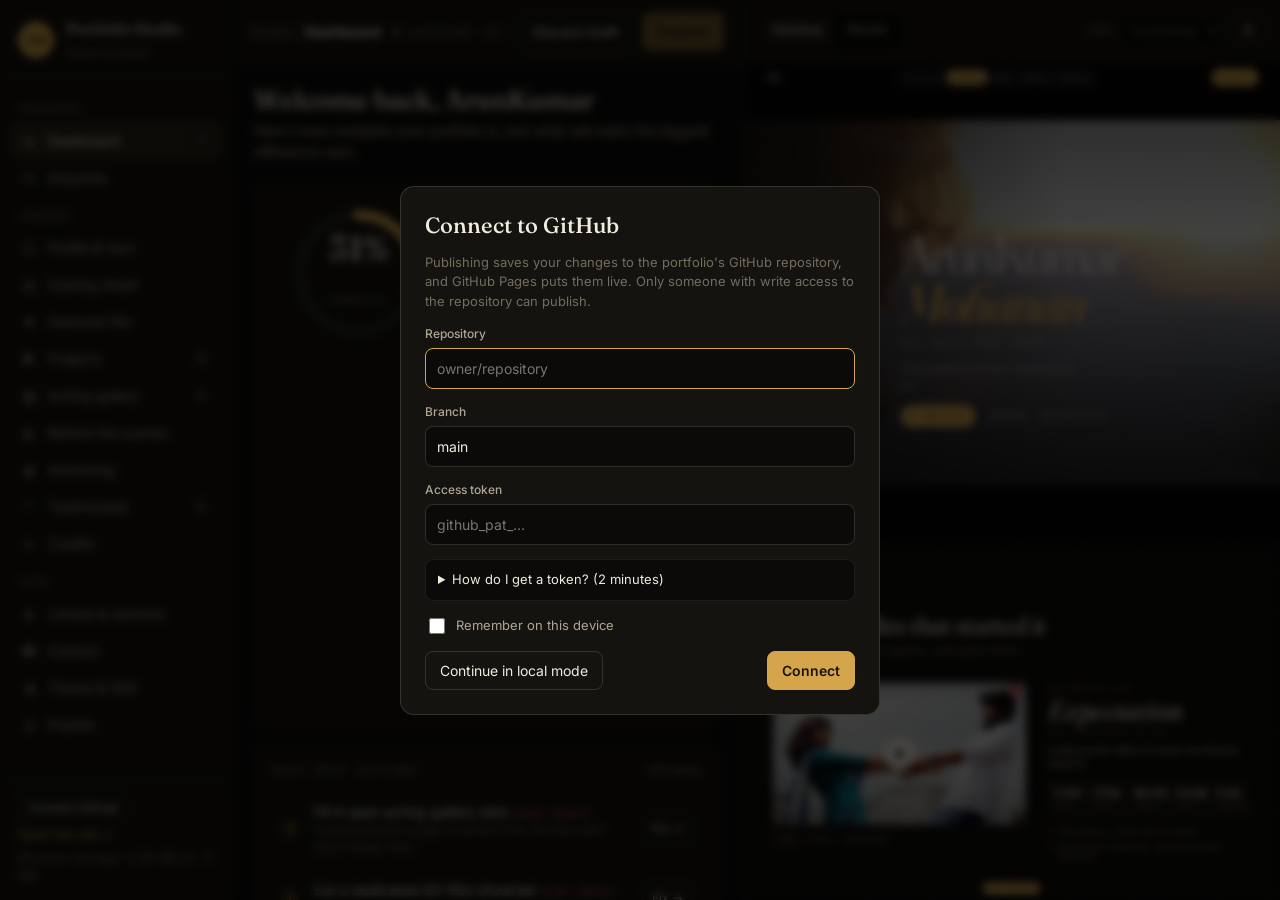
<file: admin.html>
<!doctype html>
<html lang="en">
<head>
  <meta charset="utf-8">
  <meta name="viewport" content="width=device-width, initial-scale=1">
  <title>Portfolio Studio — Admin</title>
  <meta name="robots" content="noindex">
  <link rel="preconnect" href="https://fonts.googleapis.com">
  <link rel="preconnect" href="https://fonts.gstatic.com" crossorigin>
  <link href="https://fonts.googleapis.com/css2?family=Fraunces:ital,opsz,wght@0,9..144,400..600;1,9..144,400&family=Inter:wght@400;500;600&family=JetBrains+Mono:wght@400;600&display=swap" rel="stylesheet">
  <link rel="stylesheet" href="css/admin.css">
</head>
<body>
  <div class="app">
    <aside class="side">
      <div class="brand"><span class="dot">AM</span><div><b>Portfolio Studio</b><small>Admin console</small></div></div>
      <nav id="nav" aria-label="Admin sections"></nav>
      <div class="side-foot">
        <div id="account"></div>
        <a href="index.html" id="liveLink" target="_blank" rel="noopener">Open live site ↗</a>
        <span id="storage" class="muted"></span>
      </div>
    </aside>

    <section class="work">
      <header class="bar">
        <button class="icon only-mobile" id="menu" type="button" aria-label="Menu">☰</button>
        <div class="crumb"><span class="muted">Studio /</span> <b id="title">Dashboard</b></div>
        <span class="state" id="state"></span>
        <div class="bar-actions">
          <button class="ghost only-mobile" id="togglePreview" type="button">Preview</button>
          <button class="ghost" id="discard" type="button">Discard draft</button>
          <button class="primary" id="publish" type="button">Publish</button>
        </div>
      </header>
      <div class="editor" id="editor"></div>
    </section>

    <section class="preview" id="preview" aria-label="Live preview">
      <div class="preview-bar">
        <div class="seg" role="group" aria-label="Device">
          <button type="button" data-device="desktop" aria-pressed="true">Desktop</button>
          <button type="button" data-device="mobile" aria-pressed="false">Mobile</button>
        </div>
        <label class="lens-pick">Lens <select id="lensPick"></select></label>
        <button class="icon" type="button" id="reload" aria-label="Reload preview">↻</button>
      </div>
      <div class="stage" id="stage"><iframe id="frame" title="Draft preview" src="index.html?preview=1"></iframe></div>
    </section>
  </div>
  <dialog class="signin" id="signin" aria-labelledby="signinTitle">
    <form id="ghForm" autocomplete="off">
      <h2 id="signinTitle">Connect to GitHub</h2>
      <p class="muted">Publishing saves your changes to the portfolio's GitHub repository, and GitHub Pages puts them live. Only someone with write access to the repository can publish.</p>
      <label class="f"><span>Repository</span><input type="text" id="ghRepo" placeholder="owner/repository" required spellcheck="false"></label>
      <label class="f"><span>Branch</span><input type="text" id="ghBranch" value="main" required spellcheck="false"></label>
      <label class="f"><span>Access token</span><input type="password" id="ghToken" required autocomplete="off" spellcheck="false" placeholder="github_pat_…"></label>
      <details class="help">
        <summary>How do I get a token? (2 minutes)</summary>
        <ol>
          <li>Open <a href="https://github.com/settings/personal-access-tokens/new" target="_blank" rel="noopener">GitHub → Fine-grained tokens → Generate new token</a>.</li>
          <li><b>Repository access:</b> “Only select repositories” → pick your portfolio repo.</li>
          <li><b>Permissions:</b> Contents → <i>Read and write</i>. Optionally Pages → <i>Read</i> (to show deploy status).</li>
          <li>Set an expiry (e.g. 90 days), generate, and paste it above.</li>
        </ol>
        <p class="muted">The token is only sent to api.github.com. It's kept in this browser tab, or on this device if you tick “Remember”.</p>
      </details>
      <label class="check"><input type="checkbox" id="ghRemember"> Remember on this device</label>
      <p class="err" id="ghErr" role="alert"></p>
      <div class="dlg-actions"><button class="ghost" type="button" id="ghLocal">Continue in local mode</button><button class="primary" type="submit" id="ghGo">Connect</button></div>
    </form>
  </dialog>
  <div class="toast" id="toast" role="status" aria-live="polite"></div>
  <input type="file" id="filePick" accept="image/*" hidden>
  <input type="file" id="jsonPick" accept="application/json,.json" hidden>

  <script src="data/content.js"></script>
  <script src="js/store.js"></script>
  <script src="js/github.js"></script>
  <script src="js/admin.js"></script>
</body>
</html>
</file>
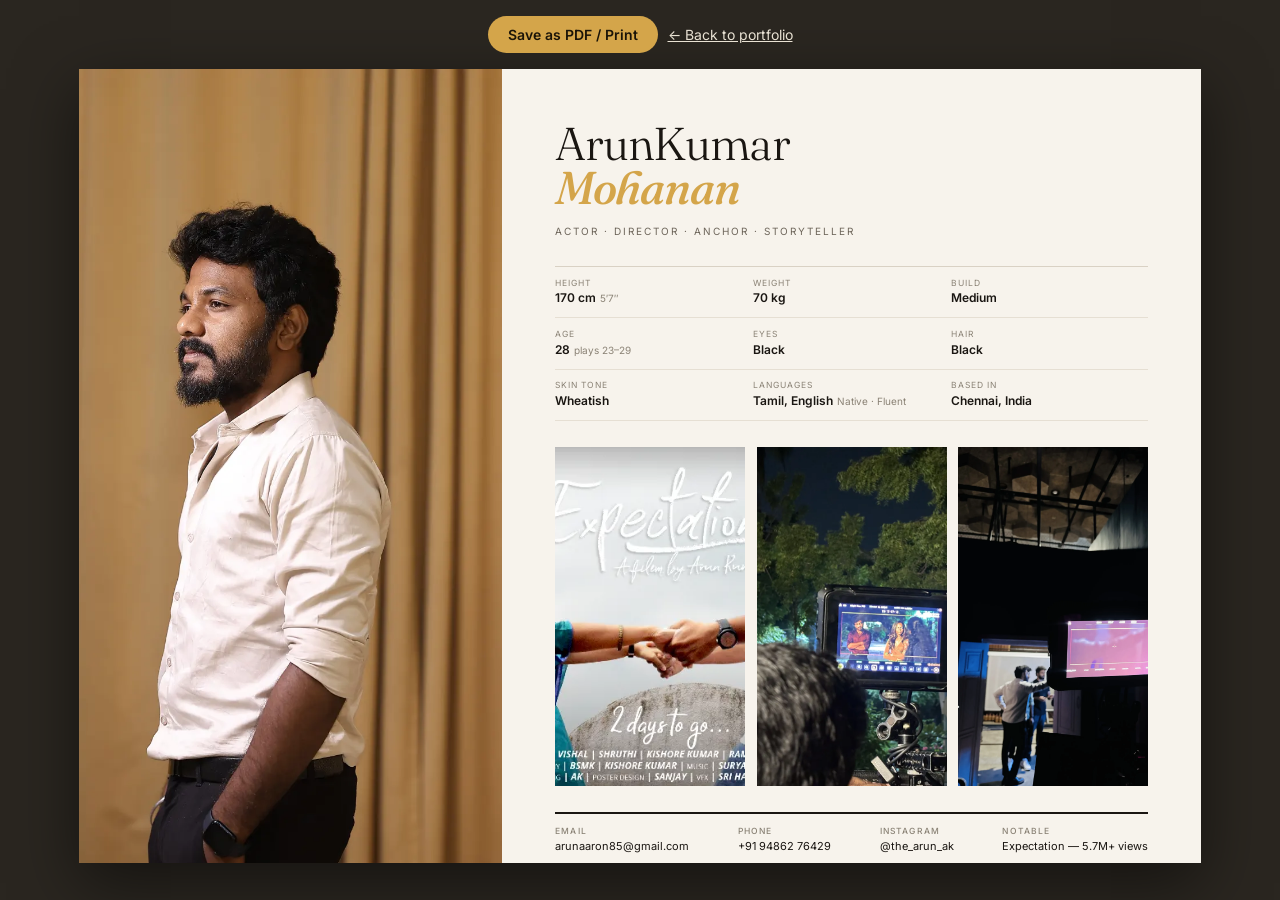
<file: comp-card.html>
<!doctype html>
<html lang="en">
<head>
  <meta charset="utf-8">
  <meta name="viewport" content="width=device-width, initial-scale=1">
  <title>Comp Card</title>
  <link href="https://fonts.googleapis.com/css2?family=Fraunces:ital,opsz,wght@0,9..144,300..600;1,9..144,300..600&family=Inter:wght@400;500;600&display=swap" rel="stylesheet">
  <style>
    @page { size: A4 landscape; margin: 0; }
    * { box-sizing: border-box; }
    body { margin: 0; background: #2a2620; font: 400 12px/1.5 Inter, system-ui, sans-serif; color: #1a1612; }
    .bar { display: flex; gap: 10px; justify-content: center; padding: 16px; }
    .bar button { font: 600 14px Inter, sans-serif; padding: 10px 20px; border-radius: 999px; border: 0; background: #d4a54a; color: #1a1408; cursor: pointer; }
    .bar a { color: #e9e2d4; align-self: center; font-size: 14px; }
    .card { width: 297mm; height: 210mm; margin: 0 auto 32px; background: #f7f3ec; display: grid; grid-template-columns: 112mm 1fr; overflow: hidden; box-shadow: 0 20px 60px rgba(0,0,0,.5); }
    .hero { position: relative; }
    .hero img { width: 100%; height: 100%; object-fit: cover; }
    .side { padding: 14mm 14mm 12mm; display: grid; grid-template-rows: auto auto 1fr auto; gap: 7mm; }
    h1 { font: 300 46px/0.95 Fraunces, Georgia, serif; letter-spacing: -.02em; margin: 0; }
    h1 em { display: block; font-style: italic; font-weight: 500; color: var(--accent, #b68a35); }
    .roles { text-transform: uppercase; letter-spacing: .2em; font-size: 10px; color: #6d655a; margin-top: 4mm; }
    dl { display: grid; grid-template-columns: repeat(3, 1fr); gap: 0; margin: 0; border-top: 1px solid #d9d1c4; }
    dl div { padding: 2.6mm 3mm 2.6mm 0; border-bottom: 1px solid #e6dfd3; }
    dt { text-transform: uppercase; letter-spacing: .12em; font-size: 8.5px; color: #8a8275; }
    dd { margin: 0; font-weight: 600; font-size: 12px; }
    dd small { font-weight: 400; color: #8a8275; margin-left: 4px; }
    .pics { display: grid; grid-template-columns: repeat(3, 1fr); gap: 3mm; min-height: 0; }
    .pics img { width: 100%; height: 100%; object-fit: cover; min-height: 0; }
    .foot { display: flex; justify-content: space-between; align-items: end; font-size: 11px; border-top: 2px solid #1a1612; padding-top: 3mm; gap: 8mm; }
    .foot b { display: block; font-size: 8.5px; text-transform: uppercase; letter-spacing: .14em; color: #8a8275; font-weight: 500; }
    @media print { body { background: none; } .bar { display: none; } .card { margin: 0; box-shadow: none; } }
    @media screen and (max-width: 1150px) { .card { zoom: .5; } }
  </style>
</head>
<body>
  <div class="bar"><button type="button" onclick="print()">Save as PDF / Print</button><a href="index.html">← Back to portfolio</a></div>
  <article class="card" id="card"></article>
  <script src="data/content.js"></script>
  <script src="js/store.js"></script>
  <script>
    Store.loadPublished().then((pub) => {
    const C = new URLSearchParams(location.search).has("preview") ? Store.draft(pub) : pub;
    const esc = (s) => String(s ?? "").replace(/[&<>"']/g, (m) => ({ "&": "&amp;", "<": "&lt;", ">": "&gt;", '"': "&quot;", "'": "&#39;" }[m]));
    const p = C.profile, c = C.contact;
    document.documentElement.style.setProperty("--accent", C.site.accent);
    document.title = `${p.firstName} ${p.lastName} — Comp Card`;
    const age = p.birthYear ? new Date().getFullYear() - Number(p.birthYear) : "";
    const sheet = [...C.statSheet];
    if (age) sheet.splice(3, 0, { label: "Age", value: String(age), note: p.playingRange ? `plays ${p.playingRange}` : "" });
    const pics = [...C.gallery.filter((g) => g.src && g.src !== p.headshot).map((g) => g.src), ...C.bts.photos.map((b) => b.src)].slice(0, 3);
    document.getElementById("card").innerHTML = `
      <div class="hero"><img src="${esc(p.headshot)}" alt=""></div>
      <div class="side">
        <div><h1>${esc(p.firstName)}<em>${esc(p.lastName)}</em></h1><div class="roles">${p.roles.map(esc).join(" · ")}</div></div>
        <dl>${sheet.slice(0, 9).map((s) => `<div><dt>${esc(s.label)}</dt><dd>${esc(s.value)}${s.note ? `<small>${esc(s.note)}</small>` : ""}</dd></div>`).join("")}</dl>
        <div class="pics">${pics.map((s) => `<img src="${esc(s)}" alt="">`).join("")}</div>
        <div class="foot">
          <div><b>Email</b>${esc(c.email)}</div><div><b>Phone</b>${esc(c.phone)}</div><div><b>Instagram</b>@${esc(c.instagram)}</div>
          <div><b>Notable</b>${esc(C.featured.title)} — ${esc((C.featured.stats[0] || {}).value)} views</div>
        </div>
      </div>`;
    });
  </script>
</body>
</html>
</file>
<file: css/admin.css>
:root {
  --bg: #0e0d0b; --panel: #15130f; --panel-2: #1c1914; --field: #0b0a08;
  --ink: #f1ebe0; --ink-2: #aea595; --ink-3: #746c5f;
  --line: rgba(241,235,224,.08); --line-2: rgba(241,235,224,.15);
  --accent: #d4a54a; --accent-ink: #1a1408; --ok: #6fcf8e; --warn: #e7b14a; --bad: #e0675a;
  --body: "Inter", system-ui, sans-serif; --mono: "JetBrains Mono", ui-monospace, monospace; --display: "Fraunces", Georgia, serif;
}
* { box-sizing: border-box; }
html, body { height: 100%; }
body { margin: 0; background: var(--bg); color: var(--ink); font: 400 14px/1.5 var(--body); -webkit-font-smoothing: antialiased; }
button, input, select, textarea { font: inherit; color: inherit; }
:focus-visible { outline: 2px solid var(--accent); outline-offset: 2px; }
.muted { color: var(--ink-3); }
.app { display: grid; grid-template-columns: 232px minmax(420px, 1fr) minmax(380px, 1.05fr); height: 100vh; }

/* Sidebar */
.side { background: var(--panel); border-right: 1px solid var(--line); display: flex; flex-direction: column; min-height: 0; }
.brand { display: flex; gap: 12px; align-items: center; padding: 18px 18px 16px; border-bottom: 1px solid var(--line); }
.brand .dot { width: 36px; height: 36px; border-radius: 50%; display: grid; place-items: center; background: var(--accent); color: var(--accent-ink); font: 600 13px var(--display); flex: none; }
.brand b { display: block; font-family: var(--display); font-weight: 500; font-size: 15px; }
.brand small { color: var(--ink-3); font-size: 11.5px; }
nav { padding: 10px; overflow-y: auto; flex: 1; }
.nav-group { font: 600 10px var(--mono); letter-spacing: .14em; text-transform: uppercase; color: var(--ink-3); padding: 14px 10px 6px; }
nav button { display: flex; width: 100%; align-items: center; gap: 10px; padding: 8px 10px; border: 0; background: none; border-radius: 8px; cursor: pointer; color: var(--ink-2); text-align: left; }
nav button:hover { background: rgba(241,235,224,.04); color: var(--ink); }
nav button[aria-current="page"] { background: rgba(212,165,74,.12); color: var(--ink); }
nav button .ic { width: 18px; text-align: center; opacity: .8; }
nav button .count { margin-left: auto; font: 600 10.5px var(--mono); background: var(--panel-2); border-radius: 999px; padding: 1px 7px; color: var(--ink-2); }
nav button .count.hot { background: var(--accent); color: var(--accent-ink); }
.side-foot { padding: 14px 18px; border-top: 1px solid var(--line); display: grid; gap: 4px; font-size: 12.5px; }
.side-foot a { color: var(--accent); text-decoration: none; }

/* Work area */
.work { display: flex; flex-direction: column; min-width: 0; min-height: 0; border-right: 1px solid var(--line); }
.bar { display: flex; align-items: center; gap: 12px; padding: 12px 18px; border-bottom: 1px solid var(--line); background: var(--panel); min-height: 60px; }
.crumb { font-size: 14px; white-space: nowrap; }
.state { font-size: 12px; color: var(--ink-3); display: inline-flex; align-items: center; gap: 6px; white-space: nowrap; overflow: hidden; text-overflow: ellipsis; }
.state::before { content: ""; width: 7px; height: 7px; border-radius: 50%; background: var(--ok); flex: none; }
.state.dirty::before { background: var(--warn); }
.bar-actions { margin-left: auto; display: flex; gap: 8px; }
.primary, .ghost, .icon, .mini {
  border-radius: 8px; padding: 8px 14px; cursor: pointer; border: 1px solid var(--line-2); background: none; white-space: nowrap;
}
.primary { background: var(--accent); color: var(--accent-ink); border-color: var(--accent); font-weight: 600; }
.primary:disabled { opacity: .45; cursor: not-allowed; }
.ghost:hover, .icon:hover, .mini:hover { border-color: var(--ink-3); }
.icon { padding: 6px 10px; }
.mini { padding: 4px 9px; font-size: 12px; border-radius: 6px; }
.danger { color: var(--bad); }
.only-mobile { display: none; }
.editor { overflow-y: auto; padding: 22px 22px 80px; flex: 1; }
.editor h1 { font: 500 26px/1.15 var(--display); margin: 0 0 4px; }
.editor .lede { color: var(--ink-2); margin: 0 0 22px; max-width: 60ch; }

/* Form primitives */
.panel { background: var(--panel); border: 1px solid var(--line); border-radius: 12px; padding: 18px; margin-bottom: 16px; }
.panel > h2 { font: 600 11px var(--mono); letter-spacing: .14em; text-transform: uppercase; color: var(--ink-3); margin: 0 0 14px; display: flex; justify-content: space-between; align-items: center; gap: 8px; }
.fields { display: grid; grid-template-columns: repeat(auto-fill, minmax(min(100%, 220px), 1fr)); gap: 14px; }
.f { display: grid; gap: 5px; min-width: 0; }
.f.wide { grid-column: 1 / -1; }
.f > span { font-size: 12px; color: var(--ink-2); font-weight: 500; }
.f > small { color: var(--ink-3); font-size: 11.5px; }
input[type=text], input[type=password], input[type=number], input[type=url], select, textarea {
  width: 100%; background: var(--field); border: 1px solid var(--line-2); border-radius: 8px; padding: 9px 11px; min-width: 0;
}
textarea { min-height: 84px; resize: vertical; line-height: 1.5; }
input:focus, select:focus, textarea:focus { outline: none; border-color: var(--accent); }
input[type=color] { width: 44px; height: 38px; padding: 2px; border-radius: 8px; border: 1px solid var(--line-2); background: var(--field); cursor: pointer; }
.check { display: flex; gap: 8px; align-items: center; cursor: pointer; font-size: 13px; color: var(--ink-2); }
.check input { accent-color: var(--accent); width: 16px; height: 16px; }
.checks { display: flex; flex-wrap: wrap; gap: 6px 16px; }

.img-field { display: grid; grid-template-columns: 72px 1fr; gap: 10px; align-items: center; }
.img-field .thumb { width: 72px; height: 72px; border-radius: 8px; background: var(--field) center / cover no-repeat; border: 1px dashed var(--line-2); display: grid; place-items: center; color: var(--ink-3); font-size: 11px; text-align: center; }
.img-field .thumb.has { border-style: solid; }
.img-field .ctrl { display: grid; gap: 6px; min-width: 0; }
.img-field .btns { display: flex; gap: 6px; flex-wrap: wrap; }
.yt { display: grid; grid-template-columns: 1fr auto; gap: 8px; align-items: center; }
.yt img { width: 64px; height: 36px; object-fit: cover; border-radius: 4px; background: var(--field); }

/* Lists */
.list { display: grid; gap: 10px; }
.item { border: 1px solid var(--line); border-radius: 10px; background: var(--panel-2); }
.item-head { display: flex; align-items: center; gap: 8px; padding: 9px 10px 9px 12px; cursor: pointer; user-select: none; }
.item-head .t { font-weight: 500; flex: 1; min-width: 0; white-space: nowrap; overflow: hidden; text-overflow: ellipsis; }
.item-head .t small { color: var(--ink-3); font-weight: 400; margin-left: 6px; }
.item-head .mini { padding: 2px 7px; }
.item-head .hthumb { width: 34px; height: 34px; border-radius: 6px; background: var(--field) center / cover; flex: none; border: 1px dashed var(--line-2); }
.item-head .hthumb.has { border: 0; }
.item-body { padding: 4px 12px 14px; border-top: 1px solid var(--line); display: none; }
.item.open .item-body { display: block; padding-top: 14px; }
.item .caret { color: var(--ink-3); transition: transform .2s; }
.item.open .caret { transform: rotate(90deg); }
.add { border: 1px dashed var(--line-2); background: none; color: var(--ink-2); padding: 10px; border-radius: 10px; cursor: pointer; width: 100%; }
.add:hover { border-color: var(--accent); color: var(--accent); }
.strs { display: grid; gap: 6px; }
.strs .s { display: grid; grid-template-columns: 1fr auto auto auto; gap: 4px; }
.flag { font: 600 9.5px var(--mono); letter-spacing: .1em; text-transform: uppercase; padding: 2px 6px; border-radius: 4px; background: rgba(212,165,74,.16); color: var(--accent); }
.flag.off { background: rgba(241,235,224,.07); color: var(--ink-3); }

/* Dashboard */
.dash-top { display: grid; grid-template-columns: 170px 1fr; gap: 16px; }
.ring { width: 140px; height: 140px; margin: 0 auto; position: relative; }
.ring svg { transform: rotate(-90deg); }
.ring b { position: absolute; inset: 0; display: grid; place-items: center; font: 500 34px var(--display); }
.ring b small { display: block; font: 500 10px var(--mono); color: var(--ink-3); letter-spacing: .1em; text-transform: uppercase; margin-top: -36px; }
.kpis { display: grid; grid-template-columns: repeat(auto-fit, minmax(130px, 1fr)); gap: 10px; }
.kpi { background: var(--panel-2); border-radius: 10px; padding: 12px 14px; border: 1px solid var(--line); }
.kpi b { display: block; font: 500 24px var(--display); }
.kpi span { color: var(--ink-3); font-size: 12px; }
.todo { display: grid; gap: 2px; }
.todo-row { display: grid; grid-template-columns: 22px 1fr auto; gap: 10px; align-items: center; padding: 10px 8px; border-radius: 8px; }
.todo-row:hover { background: rgba(241,235,224,.03); }
.todo-row .mk { width: 18px; height: 18px; border-radius: 50%; display: grid; place-items: center; font-size: 11px; }
.todo-row.ok .mk { background: rgba(111,207,142,.16); color: var(--ok); }
.todo-row.no .mk { background: rgba(231,177,74,.16); color: var(--warn); }
.todo-row.ok .tt { color: var(--ink-3); }
.todo-row small { display: block; color: var(--ink-3); }
.sev { font: 600 9.5px var(--mono); text-transform: uppercase; letter-spacing: .1em; color: var(--bad); margin-left: 6px; }

/* Lenses */
.secs { display: grid; gap: 6px; }
.sec { display: grid; grid-template-columns: auto 1fr auto auto; gap: 8px; align-items: center; padding: 7px 10px; background: var(--field); border: 1px solid var(--line); border-radius: 8px; }
.sec.off { opacity: .5; }

/* Inbox */
.msg { border: 1px solid var(--line); border-radius: 10px; padding: 14px; background: var(--panel-2); display: grid; gap: 6px; }
.msg.unread { border-color: rgba(212,165,74,.45); }
.msg header { display: flex; gap: 8px; justify-content: space-between; align-items: baseline; flex-wrap: wrap; }
.msg p { margin: 0; white-space: pre-wrap; color: var(--ink-2); }
.empty-state { text-align: center; padding: 40px 20px; color: var(--ink-3); border: 1px dashed var(--line-2); border-radius: 12px; }

/* Diff */
.diff { display: grid; gap: 6px; }
.diff div { display: flex; justify-content: space-between; padding: 8px 10px; background: var(--field); border-radius: 8px; }
.callout { border-left: 3px solid var(--accent); background: rgba(212,165,74,.07); padding: 12px 14px; border-radius: 0 8px 8px 0; color: var(--ink-2); font-size: 13px; }
.callout b { color: var(--ink); }

/* Preview */
.preview { display: flex; flex-direction: column; min-width: 0; min-height: 0; background: #070605; }
.preview-bar { display: flex; gap: 10px; align-items: center; padding: 12px 14px; border-bottom: 1px solid var(--line); background: var(--panel); min-height: 60px; }
.seg { display: flex; background: var(--field); border-radius: 8px; padding: 3px; border: 1px solid var(--line); }
.seg button { border: 0; background: none; padding: 5px 12px; border-radius: 6px; cursor: pointer; color: var(--ink-2); font-size: 12.5px; }
.seg button[aria-pressed="true"] { background: var(--panel-2); color: var(--ink); }
.lens-pick { display: flex; gap: 6px; align-items: center; color: var(--ink-3); font-size: 12.5px; margin-left: auto; }
.lens-pick select { width: auto; padding: 5px 8px; }
.stage { flex: 1; position: relative; padding: 0; overflow: hidden; min-height: 0; }
.stage iframe { position: absolute; left: 0; top: 0; width: 1280px; border: 0; background: #0b0907; transform-origin: 0 0; }
.stage.mobile { display: grid; }
.stage.mobile iframe { position: static; transform: none !important; }
.stage.mobile { place-items: center; padding: 16px; }
.stage.mobile iframe { width: 390px; height: min(100%, 780px); border-radius: 26px; border: 8px solid #1d1a15; box-shadow: 0 20px 60px rgba(0,0,0,.6); }

.toast { position: fixed; left: 50%; bottom: 22px; transform: translate(-50%, 20px); background: var(--ink); color: var(--bg); padding: 10px 18px; border-radius: 999px; font-weight: 500; opacity: 0; pointer-events: none; transition: .3s; z-index: 99; max-width: 90vw; text-align: center; }
.toast.on { opacity: 1; transform: translate(-50%, 0); }
.toast.bad { background: var(--bad); color: #fff; }

@media (max-width: 1180px) {
  .app { grid-template-columns: 200px 1fr; }
  .preview { position: fixed; inset: 0 0 0 auto; width: min(560px, 100vw); z-index: 40; transform: translateX(100%); transition: transform .3s; box-shadow: -20px 0 60px rgba(0,0,0,.5); }
  .preview.show { transform: none; }
  .only-mobile#togglePreview { display: inline-block; }
}
@media (max-width: 760px) {
  .app { grid-template-columns: 1fr; }
  .side { position: fixed; inset: 0 auto 0 0; width: 260px; z-index: 45; transform: translateX(-100%); transition: transform .3s; }
  .side.show { transform: none; box-shadow: 20px 0 60px rgba(0,0,0,.5); }
  .only-mobile { display: inline-block; }
  .bar { flex-wrap: wrap; padding: 10px 12px; }
  .state { order: 5; width: 100%; }
  #discard { display: none; }
  .editor { padding: 16px 14px 80px; }
  .dash-top { grid-template-columns: 1fr; }
}

/* GitHub sign-in & publishing */
dialog.signin { border: 1px solid var(--line-2); border-radius: 14px; background: var(--panel); color: var(--ink); padding: 0; width: min(480px, 94vw); }
dialog.signin::backdrop { background: rgba(0,0,0,.7); backdrop-filter: blur(4px); }
dialog.signin form { display: grid; gap: 14px; padding: 24px; }
dialog.signin h2 { font: 500 22px var(--display); margin: 0; }
dialog.signin p { margin: 0; font-size: 13px; }
.help { background: var(--field); border: 1px solid var(--line); border-radius: 8px; padding: 10px 12px; font-size: 13px; color: var(--ink-2); }
.help summary { cursor: pointer; color: var(--ink); }
.help ol { padding-left: 18px; margin: 10px 0; display: grid; gap: 6px; }
.help a, .callout a, #ghPages a, .hist a { color: var(--accent); }
.err { color: var(--bad); min-height: 1em; }
.err:empty { display: none; }
.dlg-actions { display: flex; justify-content: space-between; gap: 8px; flex-wrap: wrap; }
.acct { display: flex; align-items: center; gap: 12px; }
.acct img { width: 36px; height: 36px; border-radius: 50%; }
.acct > div { flex: 1; min-width: 0; }
.acct small { display: block; }
.acct-mini { display: inline-flex; align-items: center; gap: 6px; color: var(--ink-2); }
.acct-mini img { width: 18px; height: 18px; border-radius: 50%; }
.hist { display: flex; justify-content: space-between; align-items: center; gap: 10px; padding: 10px 12px; background: var(--field); border-radius: 8px; }
.hist small { display: block; }
.state.local::before { background: var(--ink-3); }
code { font-family: var(--mono); font-size: .9em; background: var(--field); padding: 1px 5px; border-radius: 4px; }
</file>
